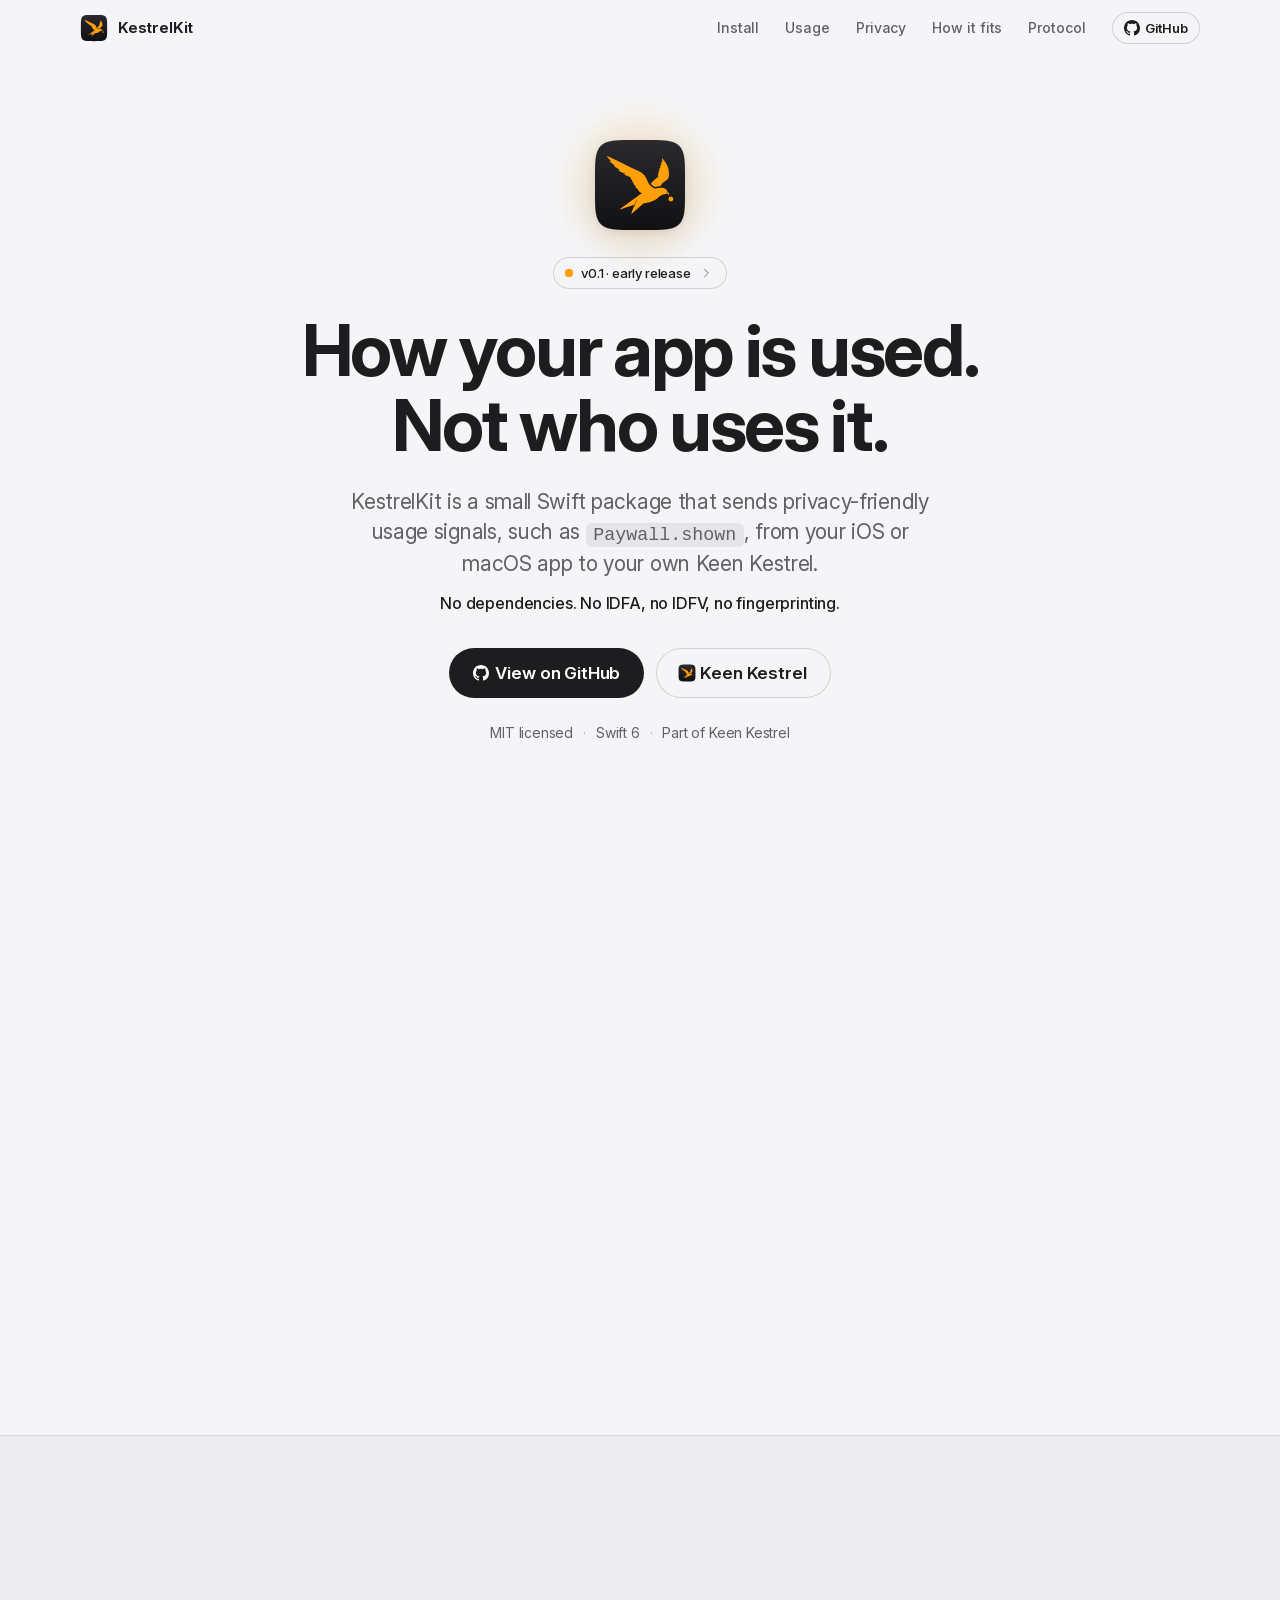
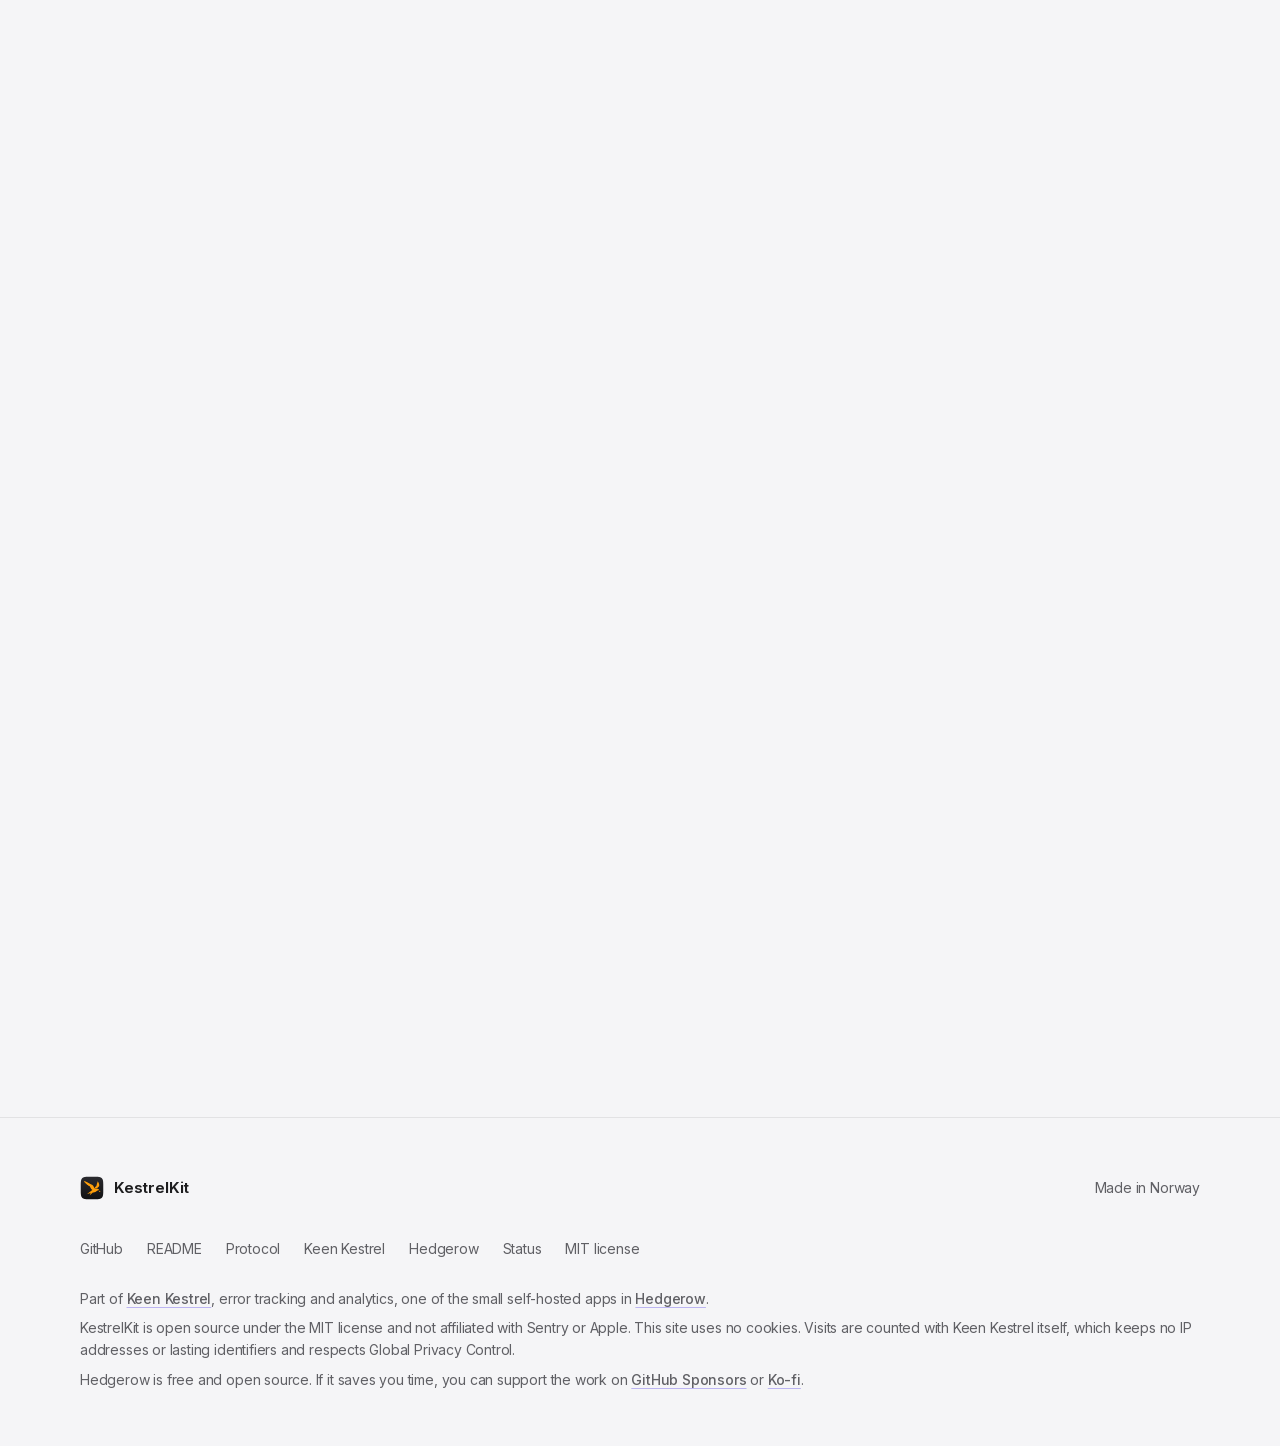
<file: site/index.html>
<!doctype html>
<html lang="en">
  <head>
    <meta charset="utf-8" />
    <meta name="viewport" content="width=device-width, initial-scale=1, viewport-fit=cover" />
    <meta
      http-equiv="Content-Security-Policy"
      content="default-src 'none'; script-src 'self' 'sha256-WZRJfWvsnNCPcxzZwvyhovnZGqhZaC+8gPGPRbx6wTk=' https://kestrel.hedgerow.tools; style-src 'self'; img-src 'self'; font-src 'self'; connect-src https://kestrel.hedgerow.tools; base-uri 'self'; form-action 'none'"
    />
    <title>KestrelKit — privacy-friendly app analytics for Keen Kestrel</title>
    <meta
      name="description"
      content="KestrelKit is a small Swift package with no dependencies that sends privacy-friendly usage signals from your iOS or macOS app to your own Keen Kestrel. Early release."
    />
    <script>document.documentElement.classList.add("js");</script>
    <link rel="canonical" href="https://hedgerow.tools/KestrelKit/" />
    <link rel="icon" href="favicon.svg" type="image/svg+xml" />
    <link rel="icon" href="favicon.png" type="image/png" sizes="48x48" />
    <link rel="apple-touch-icon" href="apple-touch-icon.png" />
    <meta name="color-scheme" content="light dark" />
    <meta name="theme-color" content="#0b0b0d" media="(prefers-color-scheme: dark)" />
    <meta name="theme-color" content="#f5f5f7" media="(prefers-color-scheme: light)" />
    <meta property="og:type" content="website" />
    <meta property="og:url" content="https://hedgerow.tools/KestrelKit/" />
    <meta property="og:site_name" content="KestrelKit" />
    <meta property="og:title" content="KestrelKit — privacy-friendly app analytics for Keen Kestrel" />
    <meta
      property="og:description"
      content="A dependency-free Swift package that sends usage signals from your app to your own Keen Kestrel. No IDFA, no IDFV, works offline. Early release."
    />
    <meta property="og:image" content="https://hedgerow.tools/KestrelKit/og-image.png" />
    <meta property="og:image:type" content="image/png" />
    <meta property="og:image:width" content="1200" />
    <meta property="og:image:height" content="630" />
    <meta property="og:image:alt" content="The Keen Kestrel logo, an amber kestrel on a dark tile, with the tagline “Know what broke. See how it’s used.”" />
    <meta name="twitter:card" content="summary_large_image" />
    <meta name="twitter:title" content="KestrelKit — privacy-friendly app analytics for Keen Kestrel" />
    <meta
      name="twitter:description"
      content="A dependency-free Swift package that sends usage signals from your app to your own Keen Kestrel. No IDFA, no IDFV, works offline. Early release."
    />
    <meta name="twitter:image" content="https://hedgerow.tools/KestrelKit/og-image.png" />
    <link rel="preload" href="fonts/InterVariable.woff2" as="font" type="font/woff2" crossorigin />
    <link rel="stylesheet" href="styles.css" />
    <script type="application/ld+json">
      {
        "@context": "https://schema.org",
        "@type": "SoftwareSourceCode",
        "name": "KestrelKit",
        "description": "A Swift package with no dependencies that sends privacy-friendly app analytics signals to a self-hosted Keen Kestrel. Early release.",
        "url": "https://hedgerow.tools/KestrelKit/",
        "codeRepository": "https://github.com/Ferdinand99/KestrelKit",
        "programmingLanguage": "Swift",
        "runtimePlatform": "iOS, macOS, tvOS, watchOS, visionOS",
        "image": "https://hedgerow.tools/KestrelKit/og-image.png",
        "license": "https://github.com/Ferdinand99/KestrelKit/blob/main/LICENSE",
        "sameAs": ["https://github.com/Ferdinand99/KestrelKit"]
      }
    </script>
    <script src="app.js" defer></script>
    <script defer src="https://kestrel.hedgerow.tools/js/k.js" data-key="90daafcccde19016b43c733b040b6863"></script>
  </head>
  <body>
    <svg width="0" height="0" class="vh" aria-hidden="true" focusable="false">
      <symbol id="gh" viewBox="0 0 16 16">
        <path d="M8 0C3.58 0 0 3.58 0 8c0 3.54 2.29 6.53 5.47 7.59.4.07.55-.17.55-.38 0-.19-.01-.82-.01-1.49-2.01.37-2.53-.49-2.69-.94-.09-.23-.48-.94-.82-1.13-.28-.15-.68-.52-.01-.53.63-.01 1.08.58 1.23.82.72 1.21 1.87.87 2.33.66.07-.52.28-.87.51-1.07-1.78-.2-3.64-.89-3.64-3.95 0-.87.31-1.59.82-2.15-.08-.2-.36-1.02.08-2.12 0 0 .67-.21 2.2.82.64-.18 1.32-.27 2-.27.68 0 1.36.09 2 .27 1.53-1.04 2.2-.82 2.2-.82.44 1.1.16 1.92.08 2.12.51.56.82 1.27.82 2.15 0 3.07-1.87 3.75-3.65 3.95.29.25.54.73.54 1.48 0 1.07-.01 1.93-.01 2.2 0 .21.15.46.55.38A8.01 8.01 0 0 0 16 8c0-4.42-3.58-8-8-8z" />
      </symbol>
    </svg>

    <a class="skip" href="#main">Skip to content</a>

    <header class="topbar" id="top">
      <div class="wrap topbar-inner">
        <a class="brand" href="#top">
          <img src="favicon.svg" alt="" width="28" height="28" />
          <span>KestrelKit</span>
        </a>

        <button class="nav-toggle" type="button" aria-label="Menu" aria-expanded="false" aria-controls="topnav" hidden>
          <span></span><span></span>
        </button>

        <nav class="topnav" id="topnav" aria-label="Main">
          <a class="topnav-link" href="#install">Install</a>
          <a class="topnav-link" href="#usage">Usage</a>
          <a class="topnav-link" href="#privacy">Privacy</a>
          <a class="topnav-link" href="#fit">How it fits</a>
          <a class="topnav-link" href="https://github.com/Ferdinand99/KestrelKit/blob/main/docs/protocol.md">Protocol</a>
          <a class="btn btn-ghost btn-sm" href="https://github.com/Ferdinand99/KestrelKit" aria-label="KestrelKit on GitHub">
            <svg class="gh-mark" aria-hidden="true"><use href="#gh"></use></svg>
            <span>GitHub</span>
          </a>
        </nav>
      </div>
    </header>

    <main id="main">
      <!-- Hero ============================================================ -->
      <section class="hero" aria-labelledby="hero-title">
        <div class="wrap">
          <div class="hero-copy">
            <div class="hero-icon">
              <img src="favicon.svg" width="96" height="96" alt="" />
            </div>
            <a class="live-pill" href="#install">
              <span class="dot is-live" aria-hidden="true"></span>
              <span>v0.1 · early release</span>
              <svg class="icon" aria-hidden="true"><use href="assets/icons.svg#chevron-right"></use></svg>
            </a>
            <h1 class="display" id="hero-title">How your app is used.<br class="br-wide" /> Not who uses it.</h1>
            <p class="lead">
              KestrelKit is a small Swift package that sends privacy-friendly usage signals, such as
              <code>Paywall.shown</code>, from your iOS or macOS app to your own Keen Kestrel.
            </p>
            <p class="hero-fine">No dependencies. No IDFA, no IDFV, no fingerprinting.</p>
            <div class="hero-actions">
              <a class="btn btn-primary btn-lg" href="https://github.com/Ferdinand99/KestrelKit">
                <svg class="gh-mark" aria-hidden="true"><use href="#gh"></use></svg>
                <span>View on GitHub</span>
              </a>
              <a class="btn btn-ghost btn-lg" href="https://hedgerow.tools/Keen-Kestrel/">
                <img src="favicon.svg" class="icon" alt="" width="20" height="20" />
                <span>Keen Kestrel</span>
              </a>
            </div>
            <p class="hero-meta"><span>MIT licensed</span><span>Swift 6</span><span>Part of Keen Kestrel</span></p>
          </div>
        </div>
      </section>

      <!-- Install ========================================================= -->
      <section class="section" id="install" aria-labelledby="install-title">
        <div class="wrap">
          <div class="split">
            <header class="split-copy reveal">
              <p class="eyebrow">Install</p>
              <h2 class="headline" id="install-title">One package, nothing else.</h2>
              <p class="sub">
                In Xcode, choose <strong>File › Add Package Dependencies…</strong> and enter the
                repository URL, or add it to your <code>Package.swift</code>.
              </p>
              <ul class="chips sdk-chips" aria-label="Platforms">
                <li class="chip">iOS 15</li>
                <li class="chip">macOS 12</li>
                <li class="chip">tvOS 15</li>
                <li class="chip">watchOS 9</li>
                <li class="chip">visionOS 1</li>
              </ul>
              <p class="split-note">
                Swift 6 with strict concurrency, and a privacy manifest included. Needs
                <strong>Keen Kestrel v0.2</strong> or later, the first version with app analytics.
              </p>
            </header>

            <div class="split-art reveal">
              <div class="code-card">
                <div class="code-head">
                  <span>Xcode › Add Package Dependencies…</span>
                </div>
                <pre tabindex="0" role="region" translate="no" aria-label="The package URL"><code>https://github.com/Ferdinand99/KestrelKit</code></pre>
              </div>

              <div class="code-card">
                <div class="code-head">
                  <span>Package.swift</span>
                  <span class="pill status-accent"><span class="dot"></span>0.1.0</span>
                </div>
                <pre tabindex="0" role="region" translate="no" aria-label="Example: adding KestrelKit to Package.swift"><code>dependencies: [
    .package(url: <span class="s">"https://github.com/Ferdinand99/KestrelKit"</span>, from: <span class="s">"0.1.0"</span>),
],
targets: [
    .target(
        name: <span class="s">"MyApp"</span>,
        dependencies: [.product(name: <span class="s">"KestrelKit"</span>, package: <span class="s">"KestrelKit"</span>)]
    ),
]</code></pre>
              </div>
            </div>
          </div>
        </div>
      </section>

      <!-- Usage =========================================================== -->
      <section class="section section-alt" id="usage" aria-labelledby="usage-title">
        <div class="wrap">
          <div class="split">
            <header class="split-copy reveal">
              <p class="eyebrow">Usage</p>
              <h2 class="headline" id="usage-title">Configure once. Send signals.</h2>
              <p class="sub">
                Give KestrelKit your Kestrel’s address and the project’s key: the 32 hex characters at
                the start of the project’s DSN, on its settings page in Kestrel.
              </p>
              <p class="split-note">
                Every call returns at once and is safe from any thread. Signals are sent every
                30 seconds and when the app moves to the background; <code>await Kestrel.flush()</code>
                sends them right away. <code>App.launched</code> and <code>Session.started</code> are
                sent for you.
              </p>
              <p class="split-note">
                <strong>Kestrel.Configuration</strong> sets test mode, the flush interval, a default
                payload, the automatic signals and the size of the offline queue. The defaults suit
                most apps.
              </p>
            </header>

            <div class="split-art reveal">
              <div class="code-card">
                <div class="code-head">
                  <span>Quick start</span>
                </div>
                <pre tabindex="0" role="region" translate="no" aria-label="Example: configuring KestrelKit and sending signals"><code><span class="k">import</span> KestrelKit

Kestrel.configure(
    url: URL(string: <span class="s">"https://kestrel.example.com"</span>)!,
    key: <span class="s">"0123456789abcdef0123456789abcdef"</span>
)

Kestrel.signal(<span class="s">"Paywall.shown"</span>, payload: [<span class="s">"plan"</span>: <span class="s">"pro"</span>])
Kestrel.signal(<span class="s">"Export.finished"</span>, payload: [<span class="s">"pages"</span>: 12, <span class="s">"pdf"</span>: <span class="k">true</span>])</code></pre>
              </div>

              <div class="code-card">
                <div class="code-head">
                  <span>SwiftUI</span>
                </div>
                <pre tabindex="0" role="region" translate="no" aria-label="Example: configuring KestrelKit in a SwiftUI app"><code><span class="k">import</span> SwiftUI
<span class="k">import</span> KestrelKit

<span class="k">@main</span>
<span class="k">struct</span> MyApp: App {
    <span class="k">init</span>() {
        Kestrel.configure(
            url: URL(string: <span class="s">"https://kestrel.example.com"</span>)!,
            key: <span class="s">"0123456789abcdef0123456789abcdef"</span>,
            configuration: .init(defaultPayload: [<span class="s">"theme"</span>: <span class="s">"dark"</span>])
        )
    }

    <span class="k">var</span> body: <span class="k">some</span> Scene {
        WindowGroup { ContentView() }
    }
}</code></pre>
              </div>
            </div>
          </div>
        </div>
      </section>

      <!-- Privacy ========================================================= -->
      <section class="section" id="privacy" aria-labelledby="privacy-title">
        <div class="wrap">
          <header class="section-head reveal">
            <p class="eyebrow">Privacy</p>
            <h2 class="headline" id="privacy-title">Counts and trends, not profiles.</h2>
            <p class="sub">
              KestrelKit sends what a dashboard needs to count users, sessions, versions and devices,
              and nothing that says who someone is.
            </p>
          </header>

          <div class="ledger">
            <div class="card ledger-col reveal">
              <h4><svg class="icon" aria-hidden="true"><use href="assets/icons.svg#x-circle"></use></svg> Never collected</h4>
              <ul class="ticks">
                <li>The IDFA or the IDFV</li>
                <li>The device name, the user’s name or email</li>
                <li>Location or contacts</li>
                <li>Cookies, or anything to fingerprint a device</li>
                <li>IP addresses: Kestrel doesn’t store them</li>
              </ul>
            </div>
            <div class="card ledger-col reveal d1">
              <h4><svg class="icon" aria-hidden="true"><use href="assets/icons.svg#check-circle"></use></svg> What a signal holds</h4>
              <ul class="ticks">
                <li>Its type, your payload and the time it happened</li>
                <li>
                  A random install id: a UUID created once and kept in your app’s own defaults. Kestrel
                  stores only a keyed hash of it.
                </li>
                <li>A random session id, new at launch and after 5 minutes or more in the background</li>
                <li>The app’s bundle id, version and build</li>
                <li>Platform, OS version, hardware model (such as <code>iPhone16,2</code>) and locale</li>
                <li>Three flags: debug build, TestFlight, simulator</li>
              </ul>
            </div>
          </div>

          <ul class="grid grid-after">
            <li class="card feature reveal">
              <span class="list-icon"><svg class="icon" aria-hidden="true"><use href="assets/icons.svg#eye-off"></use></svg></span>
              <h3>Filtered on the device</h3>
              <p>
                Values that look like an email, a phone or card number, an IP address, a
                <code>Bearer</code> credential or a <code>token=…</code> secret become
                <code>[Filtered]</code>. Keys such as <code>ip</code> or <code>user_agent</code> are
                dropped. Kestrel applies the same rules again.
              </p>
            </li>
            <li class="card feature reveal d1">
              <span class="list-icon"><svg class="icon" aria-hidden="true"><use href="assets/icons.svg#sliders"></use></svg></span>
              <h3>Small payloads</h3>
              <p>
                At most 20 keys of up to 40 characters, with values of up to 200. Signal types use
                <code>A–Z a–z 0–9 . _ -</code>; other characters become <code>_</code>.
              </p>
            </li>
            <li class="card feature reveal d2">
              <span class="list-icon"><svg class="icon" aria-hidden="true"><use href="assets/icons.svg#pause"></use></svg></span>
              <h3>An opt-out switch</h3>
              <p>
                When <code>Kestrel.isEnabled</code> is <code>false</code>, nothing is stored or sent.
                Turning it off deletes the queued signals and the install id, and the choice is
                remembered. Nothing is sent before <code>configure</code> either.
              </p>
            </li>
            <li class="card feature reveal">
              <span class="list-icon"><svg class="icon" aria-hidden="true"><use href="assets/icons.svg#archive"></use></svg></span>
              <h3>Works offline</h3>
              <p>
                Signals wait in a small queue file in Application Support, excluded from backups, and
                go out when the network is back. By default up to 5,000 are kept; the oldest go first.
              </p>
            </li>
            <li class="card feature reveal d1">
              <span class="list-icon"><svg class="icon" aria-hidden="true"><use href="assets/icons.svg#upload"></use></svg></span>
              <h3>Sent in batches</h3>
              <p>
                Up to 100 signals or 256 KB a batch, gzipped when that makes it smaller. A busy or
                unreachable server gets a backoff from 30 seconds up to an hour, or its
                <code>Retry-After</code>.
              </p>
            </li>
            <li class="card feature reveal d2">
              <span class="list-icon"><svg class="icon" aria-hidden="true"><use href="assets/icons.svg#shield-check"></use></svg></span>
              <h3>A privacy manifest</h3>
              <p>
                <code>PrivacyInfo.xcprivacy</code> declares no tracking, and product interaction and a
                device id (the install id) used for analytics and not linked to the user.
              </p>
            </li>
          </ul>
        </div>
      </section>

      <!-- How it fits ===================================================== -->
      <section class="section" id="fit" aria-labelledby="fit-title">
        <div class="wrap">
          <div class="split">
            <header class="split-copy reveal">
              <p class="eyebrow">How it fits</p>
              <h2 class="headline" id="fit-title">Usage from KestrelKit. Crashes from Sentry’s SDK.</h2>
              <p class="sub">
                KestrelKit sends app signals to the App tab of
                <a href="https://hedgerow.tools/Keen-Kestrel/">Keen Kestrel</a>, the self-hosted error
                tracker and analytics tool. It doesn’t report crashes: for those, keep the official
                Sentry SDK and point its DSN at the same Kestrel project.
              </p>
              <p class="split-note">
                The key is the same in both, so one project gets errors and analytics. The wire format
                is in the <a href="https://github.com/Ferdinand99/KestrelKit/blob/main/docs/protocol.md">signals protocol</a>.
              </p>
            </header>

            <div class="split-art reveal">
              <div class="code-card">
                <div class="code-head">
                  <span>One Kestrel project, two SDKs</span>
                </div>
                <pre tabindex="0" role="region" translate="no" aria-label="Example: the Sentry SDK for crashes and KestrelKit for usage, with the same project key"><code><span class="c">// Crashes: the official Sentry SDK, with the project’s DSN</span>
SentrySDK.start { options <span class="k">in</span>
    options.dsn = <span class="s">"https://0123456789abcdef0123456789abcdef@kestrel.example.com/1"</span>
}

<span class="c">// Usage: KestrelKit, with the key from the same DSN</span>
Kestrel.configure(
    url: URL(string: <span class="s">"https://kestrel.example.com"</span>)!,
    key: <span class="s">"0123456789abcdef0123456789abcdef"</span>
)</code></pre>
              </div>

              <div class="callout status-info">
                <svg class="icon" aria-hidden="true"><use href="assets/icons.svg#info"></use></svg>
                <p>
                  <span class="callout-title">Test signals stay out of the way</span>
                  Signals from debug builds are sent with a debug flag, and Kestrel leaves them out of
                  its dashboards unless you include test signals.
                </p>
              </div>
            </div>
          </div>
        </div>
      </section>
    </main>

    <footer class="footer">
      <div class="wrap">
        <div class="footer-top">
          <a class="brand" href="#top">
            <img src="favicon.svg" alt="" width="24" height="24" loading="lazy" />
            <span>KestrelKit</span>
          </a>
          <span>Made in Norway</span>
        </div>
        <nav aria-label="Project links">
          <ul class="footer-links">
            <li><a href="https://github.com/Ferdinand99/KestrelKit">GitHub</a></li>
            <li><a href="https://github.com/Ferdinand99/KestrelKit#readme">README</a></li>
            <li><a href="https://github.com/Ferdinand99/KestrelKit/blob/main/docs/protocol.md">Protocol</a></li>
            <li><a href="https://hedgerow.tools/Keen-Kestrel/">Keen Kestrel</a></li>
            <li><a href="https://hedgerow.tools/">Hedgerow</a></li>
            <li><a href="https://status.hedgerow.tools/">Status</a></li>
            <li><a href="https://github.com/Ferdinand99/KestrelKit/blob/main/LICENSE">MIT license</a></li>
          </ul>
        </nav>
        <p class="sibling">
          Part of <a href="https://hedgerow.tools/Keen-Kestrel/">Keen Kestrel</a>, error tracking and
          analytics, one of the small self-hosted apps in <a href="https://hedgerow.tools/">Hedgerow</a>.
        </p>
        <p>
          KestrelKit is open source under the MIT license and not affiliated with Sentry or Apple. This
          site uses no cookies. Visits are counted with Keen Kestrel itself, which keeps no IP addresses
          or lasting identifiers and respects Global Privacy Control.
        </p>
        <p class="sibling">
          Hedgerow is free and open source. If it saves you time, you can support the work on
          <a href="https://github.com/sponsors/Ferdinand99">GitHub Sponsors</a> or
          <a href="https://ko-fi.com/ferdinand99">Ko-fi</a>.
        </p>
      </div>
    </footer>
  </body>
</html>
</file>
<file: site/styles.css>
/* ==========================================================================
   KestrelKit — landing page
   Copied and trimmed from Keen Kestrel's site (site/styles.css there), so the
   package reads as part of Kestrel. No build step, no third-party requests.
   The tokens and components come from the family design system (Vigilant
   Vole's docs/design-system.md). The kestrel's amber is the accent.

    1. Font
    2. Tokens (family) + landing tokens
    3. Base
    4. Typography + display sizes
    5. Buttons
    6. Cards, icon tiles, pills, callouts, code, chips
    7. Landing: nav, hero, sections, feature grid, privacy ledger,
       split copy + code, footer, 404
    8. Motion, responsive, preferences
   ========================================================================== */

/* 1. Font ----------------------------------------------------------------- */
@font-face {
  font-family: "InterVariable";
  src: url("fonts/InterVariable.woff2") format("woff2");
  font-weight: 100 900;
  font-style: normal;
  font-display: swap;
}

/* 2. Tokens ----------------------------------------------------------------
   Same values as the app. light-dark(): first value light, second dark.
   The site follows the system theme. */
:root {
  color-scheme: light dark;

  /* Surfaces */
  --bg: light-dark(#f5f5f7, #0b0b0d);
  --bg-2: light-dark(#ececf0, #111113);
  --card: light-dark(#ffffff, #161618);
  --fill: light-dark(rgba(118, 118, 128, 0.12), rgba(118, 118, 128, 0.22));
  --fill-2: light-dark(rgba(118, 118, 128, 0.2), rgba(118, 118, 128, 0.32));
  --hover: light-dark(rgba(0, 0, 0, 0.035), rgba(255, 255, 255, 0.045));
  --pressed: light-dark(rgba(0, 0, 0, 0.07), rgba(255, 255, 255, 0.08));
  --line: light-dark(rgba(0, 0, 0, 0.08), rgba(255, 255, 255, 0.08));
  --line-strong: light-dark(rgba(0, 0, 0, 0.15), rgba(255, 255, 255, 0.14));

  /* Materials */
  --bar: light-dark(rgba(245, 245, 247, 0.76), rgba(11, 11, 13, 0.72));
  --blur-bar: blur(20px) saturate(180%);

  /* Text */
  --text: light-dark(#1d1d1f, #f5f5f7);
  /* Light muted is a shade darker than the app's #6e6e73, so grey text stays
     above 4.5:1 on --bg-2 and on --fill tints (code, pills) too. */
  --muted: light-dark(#606065, #a1a1a6);
  --faint: light-dark(#aeaeb2, #6e6e73); /* decorative only */
  --on-inverse: light-dark(#ffffff, #0b0b0d);

  /* Brand (the family's) — links, focus, selection. Use sparingly. */
  --brand: light-dark(#6656e8, #8b7dff);
  --brand-ring: light-dark(rgba(102, 86, 232, 0.22), rgba(139, 125, 255, 0.32));

  /* Accent: the kestrel's amber (#ff9f0a). Amber on a light background fails
     contrast, so text uses a darker amber there (5.6:1 on --bg, 5.0:1 on the
     amber tint); the bright amber is only decoration in the light theme. */
  --accent: #ff9f0a;
  --accent-text: light-dark(#8f5200, #ff9f0a);
  --accent-fill: light-dark(rgba(255, 159, 10, 0.16), rgba(255, 159, 10, 0.14));
  --accent-line: light-dark(rgba(176, 102, 0, 0.45), rgba(255, 159, 10, 0.45));
  --accent-glow: light-dark(rgba(255, 159, 10, 0.26), rgba(255, 159, 10, 0.2));

  /* Status (Apple system colours) */
  --ok: light-dark(#34c759, #30d158);
  --ok-text: light-dark(#1b7330, #30d158); /* 4.9:1 on --ok-fill over white */
  --ok-fill: light-dark(rgba(52, 199, 89, 0.14), rgba(48, 209, 88, 0.15));
  --warn: light-dark(#ffcc00, #ffd60a);
  --warn-text: light-dark(#8f5000, #ffd60a);
  --warn-fill: light-dark(rgba(255, 204, 0, 0.2), rgba(255, 214, 10, 0.14));
  --bad: light-dark(#ff3b30, #ff453a);
  --bad-text: light-dark(#d70015, #ff6961);
  --bad-fill: light-dark(rgba(255, 59, 48, 0.11), rgba(255, 69, 58, 0.16));
  --info: light-dark(#007aff, #0a84ff);
  --info-text: light-dark(#0062cc, #409cff);
  --info-fill: light-dark(rgba(0, 122, 255, 0.1), rgba(10, 132, 255, 0.18));
  --neutral: light-dark(#8e8e93, #8e8e93);
  --neutral-text: light-dark(#6e6e73, #a1a1a6);
  --neutral-fill: light-dark(rgba(118, 118, 128, 0.14), rgba(118, 118, 128, 0.24));

  /* Shadows */
  --shadow-color: light-dark(rgba(0, 0, 0, 0.08), rgba(0, 0, 0, 0.5));
  --shadow-card: 0 1px 2px light-dark(rgba(0, 0, 0, 0.04), rgba(0, 0, 0, 0));
  --shadow-pop: 0 10px 30px -6px var(--shadow-color), 0 2px 6px light-dark(rgba(0, 0, 0, 0.06), rgba(0, 0, 0, 0.3));
  --shadow-sheet: 0 30px 80px -20px light-dark(rgba(0, 0, 0, 0.3), rgba(0, 0, 0, 0.8));

  /* Type */
  --font: "InterVariable", "Inter", system-ui, -apple-system, "Segoe UI", Roboto, "Helvetica Neue", Arial, sans-serif;
  --mono: ui-monospace, "SF Mono", "JetBrains Mono", Menlo, Consolas, monospace;

  /* Spacing (4px grid) */
  --sp-1: 0.25rem;
  --sp-2: 0.5rem;
  --sp-3: 0.75rem;
  --sp-4: 1rem;
  --sp-5: 1.25rem;
  --sp-6: 1.5rem;
  --sp-8: 2rem;
  --sp-10: 2.5rem;
  --sp-12: 3rem;
  --sp-16: 4rem;

  /* Radii */
  --r-xs: 6px;
  --r-sm: 10px;
  --r-md: 14px;
  --r-lg: 18px;
  --r-xl: 22px;
  --r-full: 999px;

  /* Layout */
  --wrap: 1120px;
  --gutter: 24px;
  --topbar-h: 56px;
  --safe-top: env(safe-area-inset-top, 0px);
  --safe-left: env(safe-area-inset-left, 0px);
  --safe-right: env(safe-area-inset-right, 0px);

  /* Motion */
  --ease-out: cubic-bezier(0.23, 1, 0.32, 1);
  --dur-press: 120ms;
  --dur-ui: 200ms;

  /* Layers */
  --z-nav: 50;
  --z-skip: 120;

  /* Landing only: section rhythm, reveal */
  --section: 128px;
  --dur-reveal: 600ms;
  --stagger: 60ms;
}

/* Status mapping — one class sets the trio every status-aware component reads. */
.status-up {
  --status: var(--ok);
  --status-text: var(--ok-text);
  --status-fill: var(--ok-fill);
}
.status-down {
  --status: var(--bad);
  --status-text: var(--bad-text);
  --status-fill: var(--bad-fill);
}
.status-warning {
  --status: var(--warn);
  --status-text: var(--warn-text);
  --status-fill: var(--warn-fill);
}
.status-info {
  --status: var(--info);
  --status-text: var(--info-text);
  --status-fill: var(--info-fill);
}
.status-none {
  --status: var(--neutral);
  --status-text: var(--neutral-text);
  --status-fill: var(--neutral-fill);
}
.status-accent {
  --status: var(--accent);
  --status-text: var(--accent-text);
  --status-fill: var(--accent-fill);
}

/* 3. Base ----------------------------------------------------------------- */
*,
*::before,
*::after {
  box-sizing: border-box;
}
html {
  -webkit-text-size-adjust: 100%;
  -webkit-tap-highlight-color: transparent;
  scroll-padding-top: calc(var(--topbar-h) + 16px);
  overflow-x: clip;
  background: var(--bg);
}
@media (prefers-reduced-motion: no-preference) {
  html:focus-within {
    scroll-behavior: smooth;
  }
}
body {
  margin: 0;
  overflow-x: clip;
  background: var(--bg);
  color: var(--text);
  font-family: var(--font);
  font-size: 1.0625rem;
  line-height: 1.55;
  letter-spacing: -0.011em;
  font-optical-sizing: auto;
  -webkit-font-smoothing: antialiased;
  -moz-osx-font-smoothing: grayscale;
  text-rendering: optimizeLegibility;
}
img,
svg {
  display: block;
  max-width: 100%;
}
img {
  height: auto;
}
[hidden] {
  display: none !important;
}
::selection {
  background: var(--brand-ring);
}
:focus-visible {
  outline: 2px solid var(--brand);
  outline-offset: 2px;
}
a {
  color: var(--brand);
  text-decoration-line: underline;
  text-decoration-color: color-mix(in srgb, var(--brand) 40%, transparent);
  text-decoration-thickness: 1px;
  text-underline-offset: 3px;
}
@media (hover: hover) and (pointer: fine) {
  a:hover {
    text-decoration-color: currentColor;
  }
}
button,
a,
summary {
  touch-action: manipulation;
}
button,
.btn {
  -webkit-user-select: none;
  user-select: none;
}
p,
ul,
ol,
dl,
dd,
figure {
  margin: 0;
}

/* Icons (sprite: assets/icons.svg) */
.icon {
  flex: none;
  width: 1.25em;
  height: 1.25em;
  fill: none;
  stroke: currentColor;
  stroke-width: 1.5;
  stroke-linecap: round;
  stroke-linejoin: round;
}

/* 4. Typography ------------------------------------------------------------ */
h1,
h2,
h3,
h4 {
  margin: 0;
  color: var(--text);
  text-wrap: balance;
}
h3 {
  font-size: 1.0625rem;
  font-weight: 600;
  line-height: 1.35;
  letter-spacing: -0.013em;
}
.muted {
  color: var(--muted);
}
.vh {
  position: absolute !important;
  width: 1px;
  height: 1px;
  margin: -1px;
  padding: 0;
  overflow: hidden;
  clip: rect(0 0 0 0);
  white-space: nowrap;
  border: 0;
}
.skip {
  position: fixed;
  left: 16px;
  top: -100px;
  z-index: var(--z-skip);
  padding: 10px 16px;
  border-radius: var(--r-sm);
  background: var(--text);
  color: var(--on-inverse);
  font-weight: 600;
  text-decoration: none;
}
.skip:focus {
  top: calc(var(--safe-top) + 10px);
}

.display {
  font-size: clamp(2.5rem, 6.4vw, 4.5rem);
  font-weight: 700;
  line-height: 1.04;
  letter-spacing: -0.032em;
}
.headline {
  font-size: clamp(1.875rem, 4.2vw, 3rem);
  font-weight: 700;
  line-height: 1.08;
  letter-spacing: -0.027em;
}
.title {
  font-size: clamp(1.5rem, 2.6vw, 1.875rem);
  font-weight: 650;
  line-height: 1.15;
  letter-spacing: -0.021em;
}
.lead {
  color: var(--muted);
  font-size: clamp(1.125rem, 1.8vw, 1.3125rem);
  line-height: 1.45;
  letter-spacing: -0.014em;
  text-wrap: pretty;
}
.sub {
  margin-top: var(--sp-4);
  color: var(--muted);
  font-size: 1.125rem;
  line-height: 1.5;
  letter-spacing: -0.013em;
  text-wrap: pretty;
}

/* 5. Buttons (app) -------------------------------------------------------- */
.btn {
  --btn-bg: var(--fill);
  --btn-fg: var(--text);
  --btn-hover: var(--fill-2);
  position: relative;
  display: inline-flex;
  align-items: center;
  justify-content: center;
  gap: 6px;
  min-height: 40px;
  padding: 0 16px;
  border: 0;
  border-radius: var(--r-full);
  background: var(--btn-bg);
  color: var(--btn-fg);
  font: inherit;
  font-size: 0.9375rem;
  font-weight: 600;
  letter-spacing: -0.009em;
  line-height: 1.1;
  white-space: nowrap;
  text-decoration: none;
  cursor: pointer;
  transition:
    transform var(--dur-press) var(--ease-out),
    background-color var(--dur-ui) ease,
    color var(--dur-ui) ease,
    box-shadow var(--dur-ui) ease;
}
.btn:active {
  transform: scale(0.97);
}
.btn .icon {
  width: 18px;
  height: 18px;
  margin-inline: -2px;
}
@media (hover: hover) and (pointer: fine) {
  .btn:hover {
    background: var(--btn-hover);
  }
}
.btn-primary {
  --btn-bg: var(--text);
  --btn-fg: var(--on-inverse);
  --btn-hover: color-mix(in srgb, var(--text) 84%, var(--bg));
}
.btn-ghost {
  --btn-bg: transparent;
  --btn-hover: var(--hover);
  box-shadow: inset 0 0 0 1px var(--line-strong);
}
.btn-sm {
  min-height: 32px;
  padding: 0 12px;
  font-size: 0.8125rem;
  gap: 5px;
}
.btn-sm .icon {
  width: 16px;
  height: 16px;
}
.btn-lg {
  min-height: 50px;
  padding: 0 24px;
  font-size: 1.0625rem;
}
@media (pointer: coarse) {
  .btn {
    min-height: 44px;
  }
  .btn-sm {
    min-height: 36px;
  }
  .btn-sm::before {
    content: "";
    position: absolute;
    inset: -4px;
  }
}

/* 6. App components -------------------------------------------------------- */
.card {
  min-width: 0;
  padding: var(--sp-5);
  border: 1px solid var(--line);
  border-radius: var(--r-lg);
  background: var(--card);
  box-shadow: var(--shadow-card);
}

/* Icon tile (from the app's inset grouped list) */
.list-icon {
  display: grid;
  place-items: center;
  flex: none;
  width: 32px;
  height: 32px;
  border-radius: 8px;
  background: var(--status-fill, var(--fill));
  color: var(--status-text, var(--text));
}
.list-icon .icon {
  width: 18px;
  height: 18px;
}

/* Status dot, pill */
.dot {
  position: relative;
  flex: none;
  display: inline-block;
  width: 8px;
  height: 8px;
  border-radius: 50%;
  background: var(--status, var(--neutral));
}
.dot.is-live::after {
  content: "";
  position: absolute;
  inset: 0;
  border-radius: 50%;
  background: var(--status, var(--accent));
  animation: kk-pulse 2s var(--ease-out) infinite;
}
.pill {
  display: inline-flex;
  align-items: center;
  gap: 6px;
  height: 24px;
  padding: 0 10px 0 9px;
  border-radius: var(--r-full);
  background: var(--status-fill, var(--fill));
  color: var(--status-text, var(--muted));
  font-size: 0.75rem;
  font-weight: 600;
  letter-spacing: 0;
  line-height: 1;
  white-space: nowrap;
}
.pill .dot {
  width: 7px;
  height: 7px;
}
.pill-lg {
  height: 28px;
  padding: 0 12px 0 10px;
  font-size: 0.8125rem;
}

/* Callout */
.callout {
  display: flex;
  align-items: flex-start;
  gap: var(--sp-3);
  padding: 14px 16px;
  border-radius: var(--r-md);
  background: var(--status-fill, var(--fill));
  color: var(--text);
  font-size: 0.875rem;
  line-height: 1.45;
}
.callout > .icon {
  width: 20px;
  height: 20px;
  color: var(--status-text, var(--muted));
}
.callout-title {
  display: block;
  font-weight: 600;
}

/* Code */
code {
  padding: 0.1em 0.4em;
  border-radius: var(--r-xs);
  background: var(--fill);
  font-family: var(--mono);
  font-size: 0.875em;
  letter-spacing: 0;
  overflow-wrap: anywhere;
}
code.nw {
  white-space: nowrap;
}

/* Chips */
.chips {
  display: flex;
  flex-wrap: wrap;
  gap: var(--sp-2);
  margin: 0;
  padding: 0;
  list-style: none;
}
.chip {
  display: inline-flex;
  align-items: center;
  gap: 6px;
  min-height: 32px;
  padding: 0 14px;
  border-radius: var(--r-full);
  box-shadow: inset 0 0 0 1px var(--line-strong);
  color: var(--text);
  font-size: 0.8125rem;
  font-weight: 500;
  white-space: nowrap;
}

/* 7. Landing ---------------------------------------------------------------- */
.wrap {
  width: 100%;
  max-width: calc(var(--wrap) + 2 * var(--gutter));
  margin-inline: auto;
  padding-left: max(var(--gutter), var(--safe-left));
  padding-right: max(var(--gutter), var(--safe-right));
}

/* Nav: the app's glass top bar. Hairline appears once content is under it. */
.topbar {
  position: sticky;
  top: 0;
  z-index: var(--z-nav);
  padding-top: var(--safe-top);
  background: var(--bar);
  -webkit-backdrop-filter: var(--blur-bar);
  backdrop-filter: var(--blur-bar);
  border-bottom: 1px solid var(--line);
  transition: border-color var(--dur-ui) ease;
}
.js .topbar:not(.is-scrolled):not(.menu-open) {
  border-bottom-color: transparent;
}
@supports not ((backdrop-filter: blur(1px)) or (-webkit-backdrop-filter: blur(1px))) {
  .topbar {
    background: var(--bg);
  }
}
.topbar-inner {
  display: flex;
  align-items: center;
  gap: var(--sp-6);
  height: var(--topbar-h);
}
.brand {
  display: inline-flex;
  align-items: center;
  gap: 10px;
  min-height: 44px;
  color: var(--text);
  font-size: 0.9375rem;
  font-weight: 650;
  letter-spacing: -0.012em;
  text-decoration: none;
  white-space: nowrap;
}
.brand img {
  flex: none;
  width: 28px;
  height: 28px;
}
.topnav {
  display: flex;
  align-items: center;
  gap: 2px;
  margin-left: auto;
}
.topnav-link {
  display: inline-flex;
  align-items: center;
  min-height: 34px;
  padding: 0 12px;
  border-radius: var(--r-full);
  color: var(--muted);
  font-size: 0.875rem;
  font-weight: 500;
  letter-spacing: -0.006em;
  text-decoration: none;
  white-space: nowrap;
  transition:
    color var(--dur-ui) ease,
    background-color var(--dur-ui) ease;
}
.topnav-link[aria-current="true"] {
  background: var(--fill);
  color: var(--text);
}
@media (hover: hover) and (pointer: fine) {
  .topnav-link:hover {
    color: var(--text);
  }
}
.topnav .btn {
  margin-left: var(--sp-3);
}
.gh-mark {
  width: 16px;
  height: 16px;
  fill: currentColor;
}
.nav-toggle {
  display: none;
  position: relative;
  width: 44px;
  height: 44px;
  margin-left: auto;
  margin-right: -10px;
  padding: 0;
  border: 0;
  background: none;
  color: var(--text);
  cursor: pointer;
}
.nav-toggle span {
  position: absolute;
  left: 13px;
  width: 18px;
  height: 1.5px;
  border-radius: 1px;
  background: currentColor;
  transition: transform var(--dur-ui) var(--ease-out);
}
.nav-toggle span:first-child {
  top: 18px;
}
.nav-toggle span:last-child {
  top: 24.5px;
}
.nav-toggle[aria-expanded="true"] span:first-child {
  transform: translateY(3.25px) rotate(45deg);
}
.nav-toggle[aria-expanded="true"] span:last-child {
  transform: translateY(-3.25px) rotate(-45deg);
}

/* Sections */
.section {
  padding: var(--section) 0;
}
.section + .section:not(.section-alt) {
  padding-top: 0;
}
.section-alt {
  background: var(--bg-2);
  border-block: 1px solid var(--line);
}
.section-alt + .section:not(.section-alt) {
  padding-top: var(--section);
}
.section-head {
  max-width: 42rem;
  margin-bottom: var(--sp-16);
}
.section-head.center {
  margin-inline: auto;
  text-align: center;
}

/* Hero */
.hero {
  position: relative;
  padding: 80px 0 0;
  overflow-x: clip;
  text-align: center;
}
.hero-icon {
  position: relative;
  width: 96px;
  height: 96px;
  margin: 0 auto var(--sp-6);
}
/* The kestrel's own glow, spilling past the tile */
.hero-icon::before {
  content: "";
  position: absolute;
  inset: -70%;
  z-index: -1;
  background: radial-gradient(closest-side, var(--accent-glow), transparent 75%);
  pointer-events: none;
}
.hero-icon img {
  width: 96px;
  height: 96px;
  /* The tile is a squircle with transparent corners, so the shadow follows
     its shape rather than a box */
  filter: drop-shadow(0 10px 18px var(--shadow-color)) drop-shadow(0 2px 4px var(--shadow-color));
}
.hero .lead {
  max-width: 38rem;
  margin: var(--sp-6) auto 0;
}
.hero-fine {
  margin-top: var(--sp-3);
  color: var(--text);
  font-size: 1rem;
  font-weight: 500;
  letter-spacing: -0.011em;
}
.hero-actions {
  display: flex;
  flex-wrap: wrap;
  justify-content: center;
  gap: var(--sp-3);
  margin-top: var(--sp-8);
}
.hero-meta {
  display: flex;
  flex-wrap: wrap;
  justify-content: center;
  align-items: center;
  gap: 4px 0;
  margin-top: var(--sp-6);
  color: var(--muted);
  font-size: 0.875rem;
}
.hero-meta > * + *::before {
  content: "·";
  margin: 0 10px;
  color: var(--faint);
}

/* Release pill in the hero */
.live-pill {
  display: inline-flex;
  align-items: center;
  gap: 8px;
  margin-bottom: var(--sp-6);
  padding: 6px 14px 6px 12px;
  border-radius: var(--r-full);
  box-shadow: inset 0 0 0 1px var(--line-strong);
  color: var(--text);
  font-size: 0.8125rem;
  font-weight: 500;
  text-decoration: none;
}
.live-pill .dot {
  --status: var(--accent);
}
.live-pill .icon {
  width: 14px;
  height: 14px;
  color: var(--muted);
  stroke-width: 2;
}

/* Feature grid */
.grid {
  display: grid;
  grid-template-columns: repeat(3, minmax(0, 1fr));
  gap: var(--sp-4);
  margin: 0;
  padding: 0;
  list-style: none;
}
.feature {
  display: flex;
  flex-direction: column;
  gap: var(--sp-2);
  padding: var(--sp-6);
}
.feature .list-icon {
  margin-bottom: var(--sp-3);
}
.feature p {
  color: var(--muted);
  font-size: 0.9375rem;
  text-wrap: pretty;
}

/* Feature grid below the privacy ledger */
.grid-after {
  margin-top: var(--sp-4);
}

/* Small helpers */
.mono {
  font-family: var(--mono);
  letter-spacing: 0;
}
.eyebrow {
  margin-bottom: var(--sp-3);
  color: var(--accent-text);
  font-size: 0.9375rem;
  font-weight: 600;
  letter-spacing: -0.006em;
}


/* Privacy: what is never collected and what a signal holds */
.ledger-col h4 {
  font-size: 1.0625rem;
  font-weight: 600;
  line-height: 1.3;
  letter-spacing: -0.013em;
}
.ledger {
  display: grid;
  grid-template-columns: repeat(2, minmax(0, 1fr));
  gap: var(--sp-4);
  margin-top: var(--sp-4);
}
.ledger-col {
  padding: var(--sp-6);
}
.ledger-col h4 {
  display: flex;
  align-items: center;
  gap: 8px;
  margin-bottom: var(--sp-4);
}
.ledger-col h4 .icon {
  width: 22px;
  height: 22px;
  color: var(--info-text);
}
.ledger-col:first-child h4 .icon {
  color: var(--ok-text);
}
.ticks {
  display: grid;
  gap: 10px;
  margin: 0;
  padding: 0;
  list-style: none;
  color: var(--muted);
  font-size: 0.9375rem;
}
.ticks li {
  position: relative;
  padding-left: 20px;
  text-wrap: pretty;
}
.ticks li::before {
  content: "";
  position: absolute;
  left: 2px;
  top: 0.62em;
  width: 6px;
  height: 6px;
  border-radius: 50%;
  background: var(--faint);
}

/* Split: copy on the left, code on the right */
.split {
  display: grid;
  grid-template-columns: minmax(0, 5fr) minmax(0, 7fr);
  gap: 72px;
  align-items: start;
}
.split-copy .sub {
  max-width: 32rem;
}
.sdk-chips {
  margin-top: var(--sp-8);
}
.split-note {
  max-width: 30rem;
  margin-top: var(--sp-6);
  color: var(--muted);
  font-size: 0.9375rem;
}
.split-note strong {
  color: var(--text);
  font-weight: 600;
}
.split-art {
  display: flex;
  flex-direction: column;
  gap: var(--sp-4);
  min-width: 0;
}
.code-card {
  min-width: 0;
  border: 1px solid var(--line);
  border-radius: var(--r-lg);
  background: var(--card);
  box-shadow: var(--shadow-card);
  overflow: hidden;
}
.code-head {
  display: flex;
  align-items: center;
  justify-content: space-between;
  gap: var(--sp-3);
  min-height: 44px;
  padding: 6px 12px 6px 16px;
  border-bottom: 1px solid var(--line);
  font-size: 0.875rem;
  font-weight: 600;
}
pre {
  margin: 0;
  padding: var(--sp-4) var(--sp-5);
  overflow-x: auto;
  color: var(--text);
  font-family: var(--mono);
  font-size: 0.8125rem;
  line-height: 1.7;
  letter-spacing: 0;
  tab-size: 4;
}
pre:focus-visible {
  outline-offset: -2px;
}
pre code {
  padding: 0;
  background: none;
  font-size: inherit;
  overflow-wrap: normal;
}
pre .c {
  color: var(--muted);
}
pre .k {
  color: var(--brand);
}
pre .s {
  color: var(--accent-text);
}


/* Footer */
.footer {
  padding: var(--sp-12) 0 calc(var(--sp-16) + env(safe-area-inset-bottom, 0px));
  border-top: 1px solid var(--line);
  color: var(--muted);
  font-size: 0.875rem;
}
.footer-top {
  display: flex;
  flex-wrap: wrap;
  align-items: center;
  justify-content: space-between;
  gap: var(--sp-4);
  margin-bottom: var(--sp-6);
}
.footer .brand {
  font-size: 0.9375rem;
}
.footer .brand img {
  width: 24px;
  height: 24px;
}
.footer-links {
  display: flex;
  flex-wrap: wrap;
  gap: 8px 24px;
  margin: 0 0 var(--sp-6);
  padding: 0;
  list-style: none;
}
.footer-links a {
  display: inline-block;
  padding-block: 4px;
  color: var(--muted);
  text-decoration: none;
  transition: color var(--dur-ui) ease;
}
@media (hover: hover) and (pointer: fine) {
  .footer-links a:hover {
    color: var(--text);
  }
}
.footer p + p {
  margin-top: var(--sp-2);
}
.sibling a {
  color: inherit;
  font-weight: 500;
}

/* 404 */
.notfound {
  display: grid;
  place-items: center;
  min-height: 70vh;
  padding-block: var(--sp-16);
  text-align: center;
}
.notfound .headline {
  margin-top: var(--sp-5);
}
.notfound .lead {
  max-width: 28rem;
  margin: var(--sp-4) auto 0;
}

/* 8. Motion ---------------------------------------------------------------- */
@keyframes kk-pulse {
  0% {
    opacity: 0.55;
    transform: scale(1);
  }
  70%,
  100% {
    opacity: 0;
    transform: scale(2.6);
  }
}
@keyframes rise {
  from {
    opacity: 0;
    transform: translateY(12px);
  }
  to {
    opacity: 1;
    transform: none;
  }
}
@keyframes fade {
  from {
    opacity: 0;
  }
  to {
    opacity: 1;
  }
}
/* Hero entrance — once, CSS only */
.hero-copy > * {
  animation: rise var(--dur-reveal) var(--ease-out) both;
}
.hero-copy > :nth-child(2) {
  animation-delay: 60ms;
}
.hero-copy > :nth-child(3) {
  animation-delay: 120ms;
}
.hero-copy > :nth-child(4) {
  animation-delay: 180ms;
}
.hero-copy > :nth-child(5) {
  animation-delay: 240ms;
}
.hero-copy > :nth-child(6) {
  animation-delay: 300ms;
}
.hero-copy > :nth-child(7) {
  animation-delay: 360ms;
}

/* Scroll reveal — once per element, only while JS runs. Stagger by class
   (no inline styles, so the CSP needs no 'unsafe-inline'). */
.d1 {
  --i: 1;
}
.d2 {
  --i: 2;
}
.d3 {
  --i: 3;
}
.js .reveal {
  opacity: 0;
  transform: translateY(16px);
  transition:
    opacity var(--dur-reveal) var(--ease-out),
    transform var(--dur-reveal) var(--ease-out);
  transition-delay: calc(var(--i, 0) * var(--stagger));
}
.js .reveal.is-in {
  opacity: 1;
  transform: none;
}
/* Safety net: if app.js never runs, show everything after a moment */
@keyframes reveal-fallback {
  to {
    opacity: 1;
    transform: none;
  }
}
.js:not(.js-ok) .reveal {
  animation: reveal-fallback 1ms 2.5s forwards;
}

/* Responsive ---------------------------------------------------------------- */
@media (max-width: 1000px) {
  .grid {
    grid-template-columns: repeat(2, minmax(0, 1fr));
  }
  .split {
    grid-template-columns: minmax(0, 1fr);
    gap: var(--sp-10);
  }
}

@media (max-width: 880px) {
  :root {
    --section: 96px;
  }
  .js .nav-toggle {
    display: block;
  }
  .js .topnav {
    position: absolute;
    top: 100%;
    left: 0;
    right: 0;
    flex-direction: column;
    align-items: stretch;
    gap: 0;
    margin: 0;
    padding: 4px var(--gutter) var(--sp-6);
    /* Opaque: a backdrop-filter nested in the top bar's own backdrop-filter
       has nothing to blur, and any translucency lets the hero show through. */
    background: var(--bg);
    border-bottom: 1px solid var(--line);
    box-shadow: var(--shadow-pop);
    opacity: 0;
    transform: translateY(-8px);
    visibility: hidden;
    transition:
      opacity var(--dur-ui) var(--ease-out),
      transform var(--dur-ui) var(--ease-out),
      visibility 0s linear var(--dur-ui);
  }
  .js .topnav.open {
    opacity: 1;
    transform: none;
    visibility: visible;
    transition-delay: 0s;
  }
  .js .topnav-link {
    min-height: 52px;
    padding: 0;
    border-radius: 0;
    border-bottom: 1px solid var(--line);
    color: var(--text);
    font-size: 1.0625rem;
  }
  .js .topnav-link[aria-current="true"] {
    background: none;
  }
  .js .topnav .btn {
    margin: var(--sp-5) 0 0;
    min-height: 48px;
    font-size: 1rem;
  }

  /* No JS: no menu button, the links wrap onto a second row */
  html:not(.js) .topbar-inner {
    flex-wrap: wrap;
    height: auto;
    padding-block: 6px;
    gap: 0 var(--sp-4);
  }
  html:not(.js) .topnav {
    flex-wrap: wrap;
    margin-left: -12px;
  }
  html:not(.js) .topnav-link {
    min-height: 44px;
  }
}

@media (max-width: 760px) {
  .ledger {
    grid-template-columns: minmax(0, 1fr);
  }
}

@media (max-width: 640px) {
  :root {
    --section: 80px;
    --gutter: 20px;
  }
  .br-wide {
    display: none;
  }
  .hero {
    padding-top: 48px;
  }
  .hero-icon,
  .hero-icon img {
    width: 80px;
    height: 80px;
  }
  .hero-icon img {
    border-radius: 18px;
  }
  .section-head {
    margin-bottom: var(--sp-10);
  }
  .grid {
    grid-template-columns: minmax(0, 1fr);
  }
  .ledger-col {
    padding: var(--sp-6) var(--sp-5);
  }
  .hero-actions .btn {
    flex: 1 1 100%;
  }
}

/* Preferences (app) --------------------------------------------------------- */
@media (prefers-reduced-motion: reduce) {
  .btn:active {
    transform: none;
  }
  .dot.is-live::after {
    animation: none;
    opacity: 0;
  }
  .hero-copy > * {
    animation-name: fade;
  }
  .js .reveal {
    transform: none;
  }
  .js .topnav {
    transform: none;
  }
  .nav-toggle span {
    transition: none;
  }
}

@media (prefers-reduced-transparency: reduce) {
  :root {
    --bar: var(--bg);
  }
  .topbar {
    -webkit-backdrop-filter: none;
    backdrop-filter: none;
  }
}

@media (prefers-contrast: more) {
  :root {
    --line: light-dark(rgba(0, 0, 0, 0.3), rgba(255, 255, 255, 0.3));
    --line-strong: light-dark(rgba(0, 0, 0, 0.5), rgba(255, 255, 255, 0.5));
    --muted: light-dark(#3a3a3c, #d1d1d6);
    --faint: light-dark(#6e6e73, #a1a1a6);
    --bar: var(--bg);
  }
  :focus-visible {
    outline-width: 3px;
  }
}

@media (forced-colors: active) {
  .btn,
  .chip,
  .card,
  .code-card {
    border: 1px solid CanvasText;
  }
  .dot {
    forced-color-adjust: none;
  }
}

@media print {
  .topbar {
    display: none !important;
  }
  .js .reveal {
    opacity: 1;
    transform: none;
  }
}
</file>
